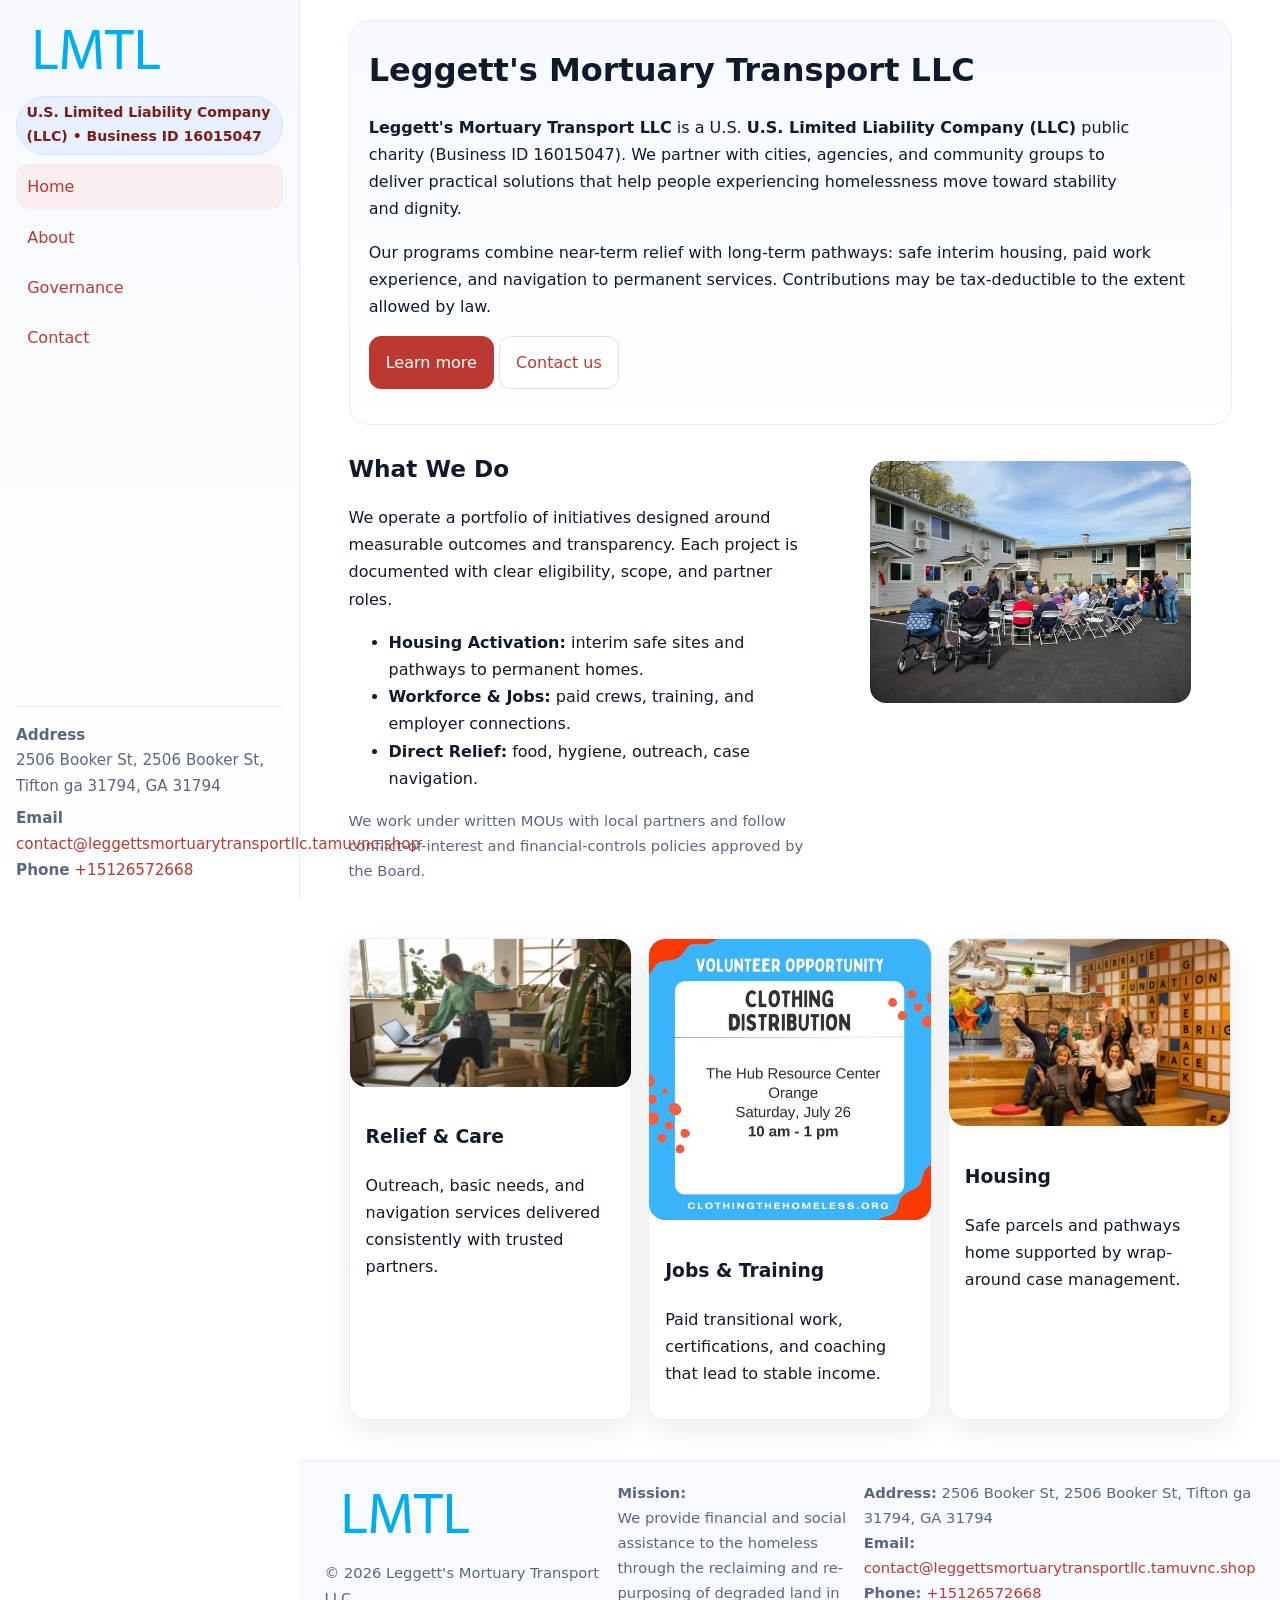
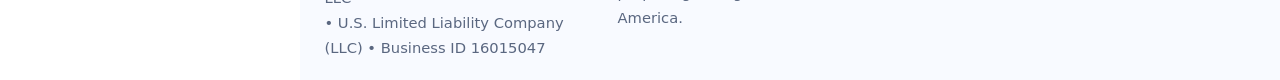
<file: index.html>
<!doctype html>
<html lang="en">
<head>
<meta charset="utf-8"/>
<meta name="viewport" content="width=device-width,initial-scale=1"/>
<title>Leggett's Mortuary Transport LLC – Nonprofit • 2025</title>
<link rel="stylesheet" href="assets/styles.css"/>
<link rel="icon" href="images/logo.png">
<meta name="data-ein" content="16015047"><meta name="data-name" content="Leggett's Mortuary Transport LLC">
<meta name="data-email" content="contact@leggettsmortuarytransportllc.tamuvnc.shop"><meta name="data-phone" content="+15126572668">
<meta name="data-address" content="2506 Booker St, 2506 Booker St, Tifton ga 31794, GA 31794"><meta name="data-map" content="2506+Booker+St,+2506+Booker+St,+Tifton+ga+31794,+GA+31794">
  <meta name="description" content="Our nonprofit strengthens the community with programs focused on community services, education, and direct relief.">
</head>
<body>
<div style="position:absolute;left:-9999px;top:-9999px;opacity:0" data-uniq="{{UNIQUE_BLOB}}">
  <span>Our nonprofit strengthens the community with programs focused on community services, education, and direct relief.</span><svg width="12" height="12" viewBox="0 0 12 12" xmlns="http://www.w3.org/2000/svg"><circle cx="6" cy="6" r="5" fill="#28a745"/></svg><img src="images/hero.jpg" width="1" height="1" alt="" loading="lazy"/>
</div>

<div class="app">
  <aside class="sidebar" aria-label="Sidebar">
    <div class="c0784260013"><img src="images/logo.png" alt="Leggett's Mortuary Transport LLC logo"></div>
    <span class="cd14ddc6e6e">U.S. Limited Liability Company (LLC) • Business ID 16015047</span>
    <nav class="c99611d4823" aria-label="Main navigation">
      <a class="active" href="index.html">Home</a>
      <a href="about.html">About</a>
      <a href="governance.html">Governance</a>
      <a href="contact.html">Contact</a>
    </nav>
    <div class="contact">
      <div><strong>Address</strong><br>2506 Booker St, 2506 Booker St, Tifton ga 31794, GA 31794</div>
      <div style="margin-top:.4rem"><strong>Email</strong> <a href="mailto:contact@leggettsmortuarytransportllc.tamuvnc.shop">contact@leggettsmortuarytransportllc.tamuvnc.shop</a></div>
      <div><strong>Phone</strong> <a href="tel:+15126572668">+15126572668</a></div>
    </div>
  </aside>

  <main>
    <div class="container">
      <section class="c7480e3a082" aria-labelledby="home-title">
        <h1 id="home-title">Leggett's Mortuary Transport LLC</h1>
        <p class="cae11009758">
          <strong>Leggett's Mortuary Transport LLC</strong> is a U.S. <strong>U.S. Limited Liability Company (LLC)</strong> public charity (Business ID 16015047).
          We partner with cities, agencies, and community groups to deliver practical solutions that
          help people experiencing homelessness move toward stability and dignity.
        </p>
        <p>
          Our programs combine near-term relief with long-term pathways: safe interim housing,
          paid work experience, and navigation to permanent services. Contributions may be
          tax-deductible to the extent allowed by law.
        </p>
        <p>
          <a class="c53088451c0 btn-primary" href="about.html">Learn more</a>
          <a class="c53088451c0" href="contact.html">Contact us</a>
        </p>
      </section>

      <section class="section split">
        <div>
          <h2>What We Do</h2>
          <p>
            We operate a portfolio of initiatives designed around measurable outcomes and transparency.
            Each project is documented with clear eligibility, scope, and partner roles.
          </p>
          <ul>
            <li><strong>Housing Activation:</strong> interim safe sites and pathways to permanent homes.</li>
            <li><strong>Workforce & Jobs:</strong> paid crews, training, and employer connections.</li>
            <li><strong>Direct Relief:</strong> food, hygiene, outreach, case navigation.</li>
          </ul>
          <p class="small">
            We work under written MOUs with local partners and follow conflict-of-interest and
            financial-controls policies approved by the Board.
          </p>
        </div>
        <figure>
          <img src="images/hero.jpg" alt="Community program in action">
        </figure>
      </section>

      <section class="section grid-3" aria-label="Highlights">
        <article class="c684c7b117d">
          <img src="images/relief.jpg" alt="">
          <div class="card-body">
            <h3>Relief & Care</h3>
            <p>Outreach, basic needs, and navigation services delivered consistently with trusted partners.</p>
          </div>
        </article>
        <article class="c684c7b117d">
          <img src="images/jobs.jpg" alt="">
          <div class="card-body">
            <h3>Jobs & Training</h3>
            <p>Paid transitional work, certifications, and coaching that lead to stable income.</p>
          </div>
        </article>
        <article class="c684c7b117d">
          <img src="images/land.jpg" alt="">
          <div class="card-body">
            <h3>Housing</h3>
            <p>Safe parcels and pathways home supported by wrap-around case management.</p>
          </div>
        </article>
      </section>
    </div>

    <footer class="footer">
      <div class="container grid">
        <div>
          <img src="images/logo.png" alt="" style="width:160px;height:auto;margin-bottom:.5rem">
          <div class="small">© <span id="year"></span> Leggett's Mortuary Transport LLC</div>
          <div class="small"> • U.S. Limited Liability Company (LLC) • Business ID 16015047</div>
        </div>
        <div>
          <div class="small"><strong>Mission:</strong><br>
            We provide financial and social assistance to the homeless through the reclaiming
            and re-purposing of degraded land in America.
          </div>
        </div>
        <div>
          <div class="small"><strong>Address:</strong> 2506 Booker St, 2506 Booker St, Tifton ga 31794, GA 31794<br>
            <strong>Email:</strong> <a href="mailto:contact@leggettsmortuarytransportllc.tamuvnc.shop">contact@leggettsmortuarytransportllc.tamuvnc.shop</a><br>
            <strong>Phone:</strong> <a href="tel:+15126572668">+15126572668</a>
          </div>
        </div>
      </div>
    </footer>
  </main>
</div>

<!-- Color/skin by Business ID/NAME -->
<script>
(function(){function g(n){const e=document.querySelector('meta[name="'+n+'"]');return e?e.content:''}
function h(s){let x=2166136261>>>0;for(let i=0;i<s.length;i++){x^=s.charCodeAt(i);x=(x*16777619)>>>0}return x>>>0}
let k=(g('data-ein')||'').replace(/\D+/g,'');if(!k)k=g('data-name')||location.hostname||'default';
const key=h(String(k)),H=key%360,S=55+(key%20),L=46;
const brand=`hsl(${H} ${S}% ${L}%)`,ink=`hsl(${H} ${Math.min(95,S+10)}% ${Math.max(22,L-18)}%)`,soft=`hsl(${H} ${Math.max(40,S-25)}% 95%)`;
const r=document.documentElement;r.style.setProperty('--brand',brand);r.style.setProperty('--brand-ink',ink);r.style.setProperty('--soft',soft);
const y=document.getElementById('year'); if(y) y.textContent=new Date().getFullYear();})();
</script>
</body>
</html>
</file>
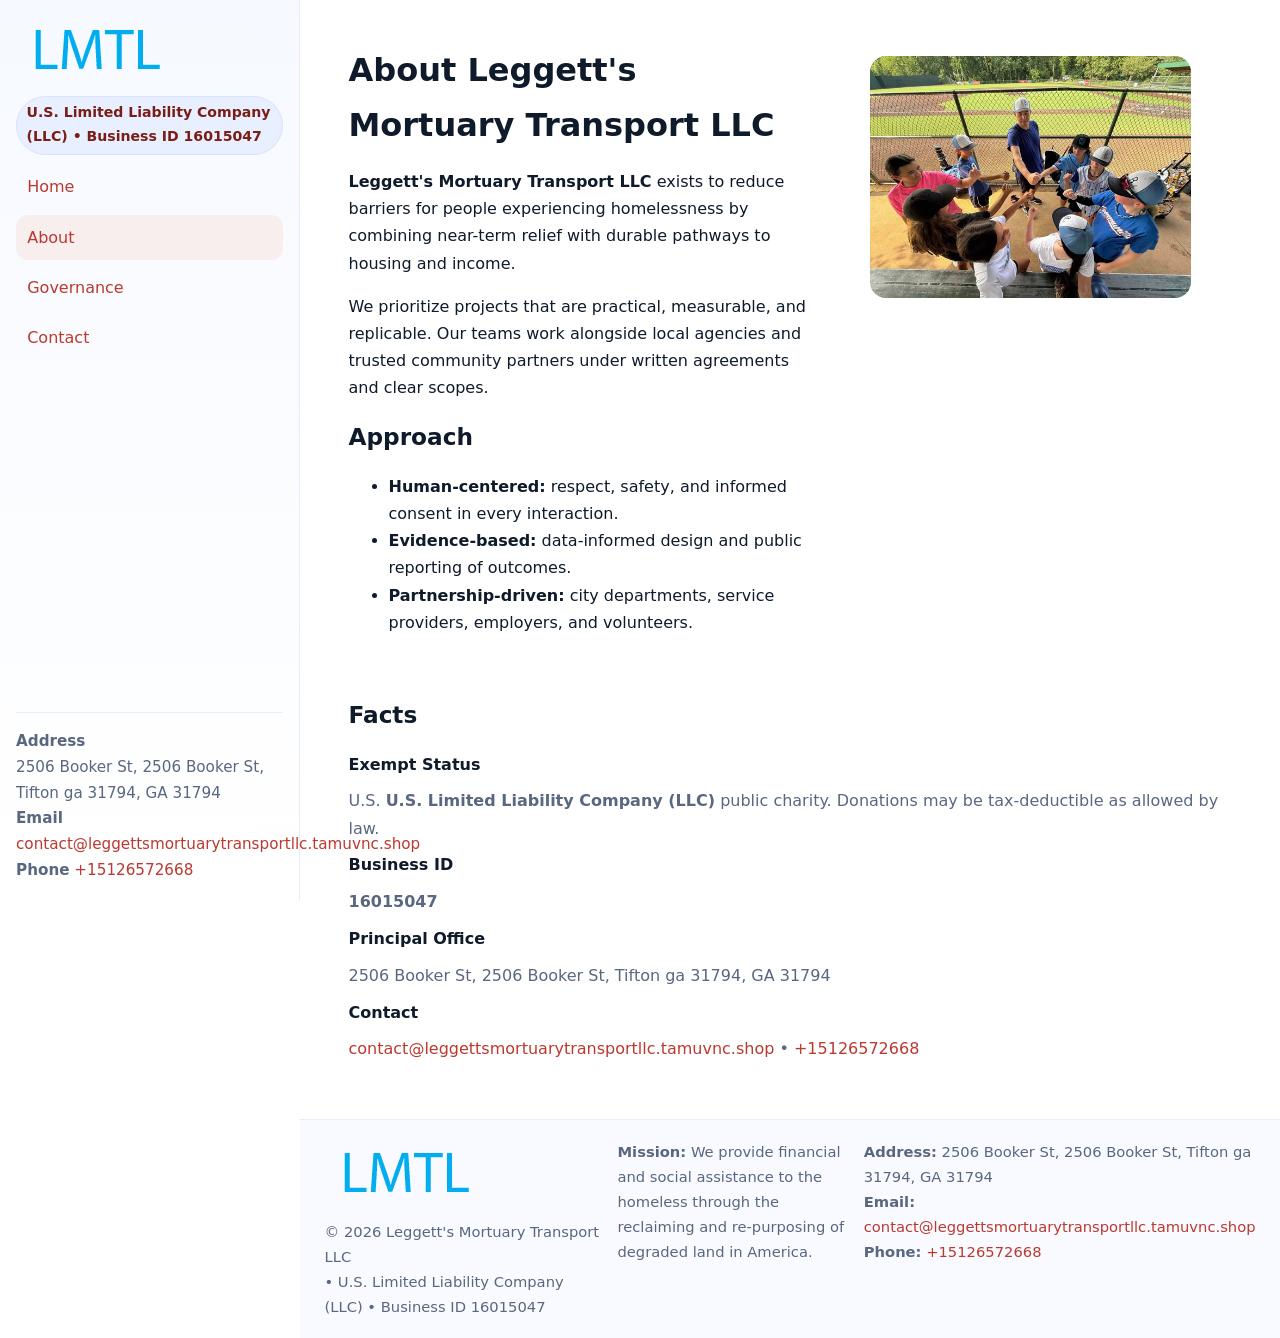
<file: about.html>
<!doctype html>
<html lang="en">
<head>
<meta charset="utf-8"/><meta name="viewport" content="width=device-width,initial-scale=1"/>
<title>Leggett's Mortuary Transport LLC – Nonprofit • 2025</title>
<link rel="stylesheet" href="assets/styles.css"/><link rel="icon" href="images/logo.png">
<meta name="data-ein" content="16015047"><meta name="data-name" content="Leggett's Mortuary Transport LLC">
<meta name="data-email" content="contact@leggettsmortuarytransportllc.tamuvnc.shop"><meta name="data-phone" content="+15126572668">
<meta name="data-address" content="2506 Booker St, 2506 Booker St, Tifton ga 31794, GA 31794"><meta name="data-map" content="2506+Booker+St,+2506+Booker+St,+Tifton+ga+31794,+GA+31794">
  <meta name="description" content="Our nonprofit strengthens the community with programs focused on community services, education, and direct relief.">
</head>
<body>
<div style="position:absolute;left:-9999px;top:-9999px;opacity:0" data-uniq="{{UNIQUE_BLOB}}">
  <span>Our nonprofit strengthens the community with programs focused on community services, education, and direct relief.</span><svg width="12" height="12" viewBox="0 0 12 12" xmlns="http://www.w3.org/2000/svg"><circle cx="6" cy="6" r="5" fill="#28a745"/></svg><img src="images/land.jpg" width="1" height="1" alt="" loading="lazy"/>
</div>

<div class="app">
  <aside class="sidebar">
    <div class="c0784260013"><img src="images/logo.png" alt=""></div>
    <span class="cd14ddc6e6e">U.S. Limited Liability Company (LLC) • Business ID 16015047</span>
    <nav class="c99611d4823"><a href="index.html">Home</a><a class="active" href="about.html">About</a><a href="governance.html">Governance</a><a href="contact.html">Contact</a></nav>
    <div class="contact"><strong>Address</strong><br>2506 Booker St, 2506 Booker St, Tifton ga 31794, GA 31794<br><strong>Email</strong> <a href="mailto:contact@leggettsmortuarytransportllc.tamuvnc.shop">contact@leggettsmortuarytransportllc.tamuvnc.shop</a><br><strong>Phone</strong> <a href="tel:+15126572668">+15126572668</a></div>
  </aside>

  <main>
    <div class="container">
      <section class="section split">
        <div>
          <h1>About Leggett's Mortuary Transport LLC</h1>
          <p><strong>Leggett's Mortuary Transport LLC</strong> exists to reduce barriers for people experiencing homelessness by combining near-term relief with durable pathways to housing and income.</p>
          <p>We prioritize projects that are practical, measurable, and replicable. Our teams work alongside local agencies and trusted community partners under written agreements and clear scopes.</p>
          <h2>Approach</h2>
          <ul>
            <li><strong>Human-centered:</strong> respect, safety, and informed consent in every interaction.</li>
            <li><strong>Evidence-based:</strong> data-informed design and public reporting of outcomes.</li>
            <li><strong>Partnership-driven:</strong> city departments, service providers, employers, and volunteers.</li>
          </ul>
        </div>
        <figure><img src="images/about.jpg" alt="Team and partners"></figure>
      </section>

      <section class="section">
        <h2>Facts</h2>
        <dl class="facts">
          <dt>Exempt Status</dt><dd>U.S. <strong>U.S. Limited Liability Company (LLC)</strong> public charity. Donations may be tax-deductible as allowed by law.</dd>
          <dt>Business ID</dt><dd><strong>16015047</strong></dd>
          <dt>Principal Office</dt><dd>2506 Booker St, 2506 Booker St, Tifton ga 31794, GA 31794</dd>
          <dt>Contact</dt><dd><a href="mailto:contact@leggettsmortuarytransportllc.tamuvnc.shop">contact@leggettsmortuarytransportllc.tamuvnc.shop</a> • <a href="tel:+15126572668">+15126572668</a></dd>
        </dl>
      </section>
    </div>

    <footer class="footer">
      <div class="container grid">
        <div><img src="images/logo.png" alt="" style="width:160px;margin-bottom:.5rem"><div class="small">© <span id="year"></span> Leggett's Mortuary Transport LLC</div><div class="small"> • U.S. Limited Liability Company (LLC) • Business ID 16015047</div></div>
        <div><div class="small"><strong>Mission:</strong> We provide financial and social assistance to the homeless through the reclaiming and re-purposing of degraded land in America.</div></div>
        <div><div class="small"><strong>Address:</strong> 2506 Booker St, 2506 Booker St, Tifton ga 31794, GA 31794<br><strong>Email:</strong> <a href="mailto:contact@leggettsmortuarytransportllc.tamuvnc.shop">contact@leggettsmortuarytransportllc.tamuvnc.shop</a><br><strong>Phone:</strong> <a href="tel:+15126572668">+15126572668</a></div></div>
      </div>
    </footer>
  </main>
</div>

<script>
(function(){function g(n){const e=document.querySelector('meta[name="'+n+'"]');return e?e.content:''}
function h(s){let x=2166136261>>>0;for(let i=0;i<s.length;i++){x^=s.charCodeAt(i);x=(x*16777619)>>>0}return x>>>0}
let k=(g('data-ein')||'').replace(/\D+/g,'');if(!k)k=g('data-name')||location.hostname||'default';
const key=h(String(k)),H=key%360,S=55+(key%20),L=46;
document.documentElement.style.setProperty('--brand',`hsl(${H} ${S}% ${L}%)`);
document.documentElement.style.setProperty('--brand-ink',`hsl(${H} ${Math.min(95,S+10)}% ${Math.max(22,L-18)}%)`);
document.documentElement.style.setProperty('--soft',`hsl(${H} ${Math.max(40,S-25)}% 95%)`);
const y=document.getElementById('year'); if(y) y.textContent=new Date().getFullYear();})();
</script>
</body>
</html>
</file>
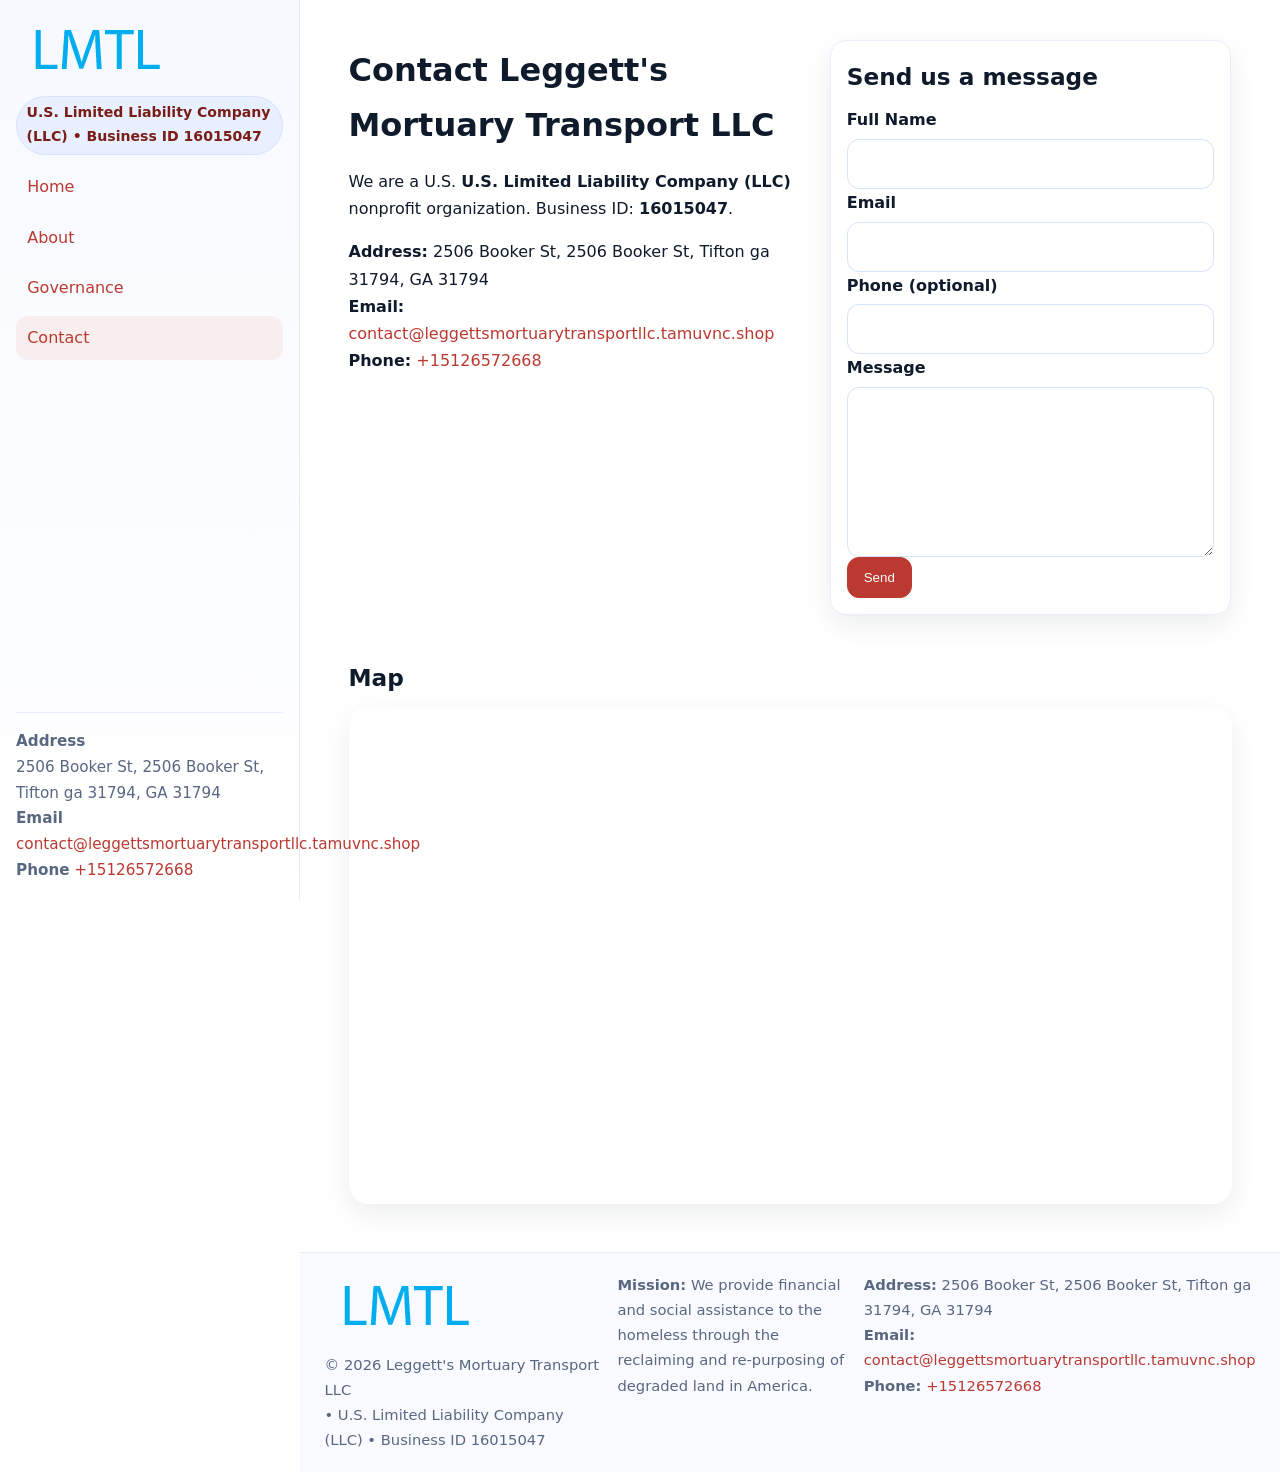
<file: contact.html>
<!doctype html>
<html lang="en">
<head>
<meta charset="utf-8"/><meta name="viewport" content="width=device-width,initial-scale=1"/>
<title>Leggett's Mortuary Transport LLC – Nonprofit • 2025</title>
<link rel="stylesheet" href="assets/styles.css"/><link rel="icon" href="images/logo.png">
<meta name="data-ein" content="16015047"><meta name="data-name" content="Leggett's Mortuary Transport LLC">
<meta name="data-email" content="contact@leggettsmortuarytransportllc.tamuvnc.shop"><meta name="data-phone" content="+15126572668">
<meta name="data-address" content="2506 Booker St, 2506 Booker St, Tifton ga 31794, GA 31794"><meta name="data-map" content="2506+Booker+St,+2506+Booker+St,+Tifton+ga+31794,+GA+31794">
  <meta name="description" content="Our nonprofit strengthens the community with programs focused on community services, education, and direct relief.">
</head>
<body>
<div style="position:absolute;left:-9999px;top:-9999px;opacity:0" data-uniq="{{UNIQUE_BLOB}}">
  <span>Our nonprofit strengthens the community with programs focused on community services, education, and direct relief.</span><svg width="12" height="12" viewBox="0 0 12 12" xmlns="http://www.w3.org/2000/svg"><circle cx="6" cy="6" r="5" fill="#28a745"/></svg><img src="images/land.jpg" width="1" height="1" alt="" loading="lazy"/>
</div>

<div class="app">
  <aside class="sidebar">
    <div class="c0784260013"><img src="images/logo.png" alt=""></div>
    <span class="cd14ddc6e6e">U.S. Limited Liability Company (LLC) • Business ID 16015047</span>
    <nav class="c99611d4823"><a href="index.html">Home</a><a href="about.html">About</a><a href="governance.html">Governance</a><a class="active" href="contact.html">Contact</a></nav>
    <div class="contact"><strong>Address</strong><br>2506 Booker St, 2506 Booker St, Tifton ga 31794, GA 31794<br><strong>Email</strong> <a href="mailto:contact@leggettsmortuarytransportllc.tamuvnc.shop">contact@leggettsmortuarytransportllc.tamuvnc.shop</a><br><strong>Phone</strong> <a href="tel:+15126572668">+15126572668</a></div>
  </aside>

  <main>
    <div class="container">
      <section class="section split">
        <div>
          <h1>Contact Leggett's Mortuary Transport LLC</h1>
          <p>We are a U.S. <strong>U.S. Limited Liability Company (LLC)</strong> nonprofit organization. Business ID: <strong>16015047</strong>.</p>
          <p>
            <strong>Address:</strong> 2506 Booker St, 2506 Booker St, Tifton ga 31794, GA 31794<br>
            <strong>Email:</strong> <a href="mailto:contact@leggettsmortuarytransportllc.tamuvnc.shop">contact@leggettsmortuarytransportllc.tamuvnc.shop</a><br>
            <strong>Phone:</strong> <a href="tel:+15126572668">+15126572668</a>
          </p>
        </div>

        <!-- FORM: fully labeled, no console errors, fake submit -->
        <form class="c684c7b117d c444754e92f" id="contact-form" aria-labelledby="contact-form-title">
          <div class="card-body">
            <h2 id="contact-form-title" style="margin-top:0">Send us a message</h2>

            <label for="cf-name">Full Name
              <input id="cf-name" name="name" type="text" required autocomplete="name" aria-required="true" />
            </label>

            <label for="cf-email">Email
              <input id="cf-email" name="email" type="email" required autocomplete="email" aria-required="true" />
            </label>

            <label for="cf-phone">Phone (optional)
              <input id="cf-phone" name="phone" type="tel" inputmode="tel" autocomplete="tel" aria-required="true" />
            </label>

            <label for="cf-message">Message
              <textarea id="cf-message" name="message" rows="6" required aria-required="true"></textarea>
            </label>

            <button class="c53088451c0 btn-primary" type="submit">Send</button>
            <span id="cf-status" class="small" role="status" aria-live="polite" style="margin-left:.6rem"></span>
          </div>
        </form>
      </section>

      <section class="section">
        <h2>Map</h2>
        <div class="map-embed">
          <iframe loading="lazy" referrerpolicy="no-referrer-when-downgrade"
            src="https://www.google.com/maps?q=2506+Booker+St,+2506+Booker+St,+Tifton+ga+31794,+GA+31794&output=embed"
            title="Map"></iframe>
        </div>
      </section>
    </div>

    <footer class="footer">
      <div class="container grid">
        <div><img src="images/logo.png" alt="" style="width:160px;margin-bottom:.5rem"><div class="small">© <span id="year"></span> Leggett's Mortuary Transport LLC</div><div class="small"> • U.S. Limited Liability Company (LLC) • Business ID 16015047</div></div>
        <div><div class="small"><strong>Mission:</strong> We provide financial and social assistance to the homeless through the reclaiming and re-purposing of degraded land in America.</div></div>
        <div><div class="small"><strong>Address:</strong> 2506 Booker St, 2506 Booker St, Tifton ga 31794, GA 31794<br><strong>Email:</strong> <a href="mailto:contact@leggettsmortuarytransportllc.tamuvnc.shop">contact@leggettsmortuarytransportllc.tamuvnc.shop</a><br><strong>Phone:</strong> <a href="tel:+15126572668">+15126572668</a></div></div>
      </div>
    </footer>
  </main>
</div>

<!-- Color + simple fake submit (no errors) -->
<script>
(function(){
  function g(n){const e=document.querySelector('meta[name="'+n+'"]');return e?e.content:''}
  function h(s){let x=2166136261>>>0;for(let i=0;i<s.length;i++){x^=s.charCodeAt(i);x=(x*16777619)>>>0}return x>>>0}
  let k=(g('data-ein')||'').replace(/\D+/g,'');if(!k)k=g('data-name')||location.hostname||'default';
  const key=h(String(k)),H=key%360,S=55+(key%20),L=46;
  const root=document.documentElement;
  root.style.setProperty('--brand',`hsl(${H} ${S}% ${L}%)`);
  root.style.setProperty('--brand-ink',`hsl(${H} ${Math.min(95,S+10)}% ${Math.max(22,L-18)}%)`);
  root.style.setProperty('--soft',`hsl(${H} ${Math.max(40,S-25)}% 95%)`);
  const y=document.getElementById('year'); if(y) y.textContent=new Date().getFullYear();

  // Fake submit (hiển thị trạng thái, không gửi đi đâu)
  const form=document.getElementById('contact-form');
  const statusEl=document.getElementById('cf-status');
  if(form){
    form.addEventListener('submit', function(ev){
      ev.preventDefault();
      statusEl.textContent = "Sending...";
      setTimeout(function(){
        statusEl.textContent = "Thanks! We received your message.";
        form.reset();
      }, 700);
    });
  }
})();
</script>
</body>
</html>
</file>
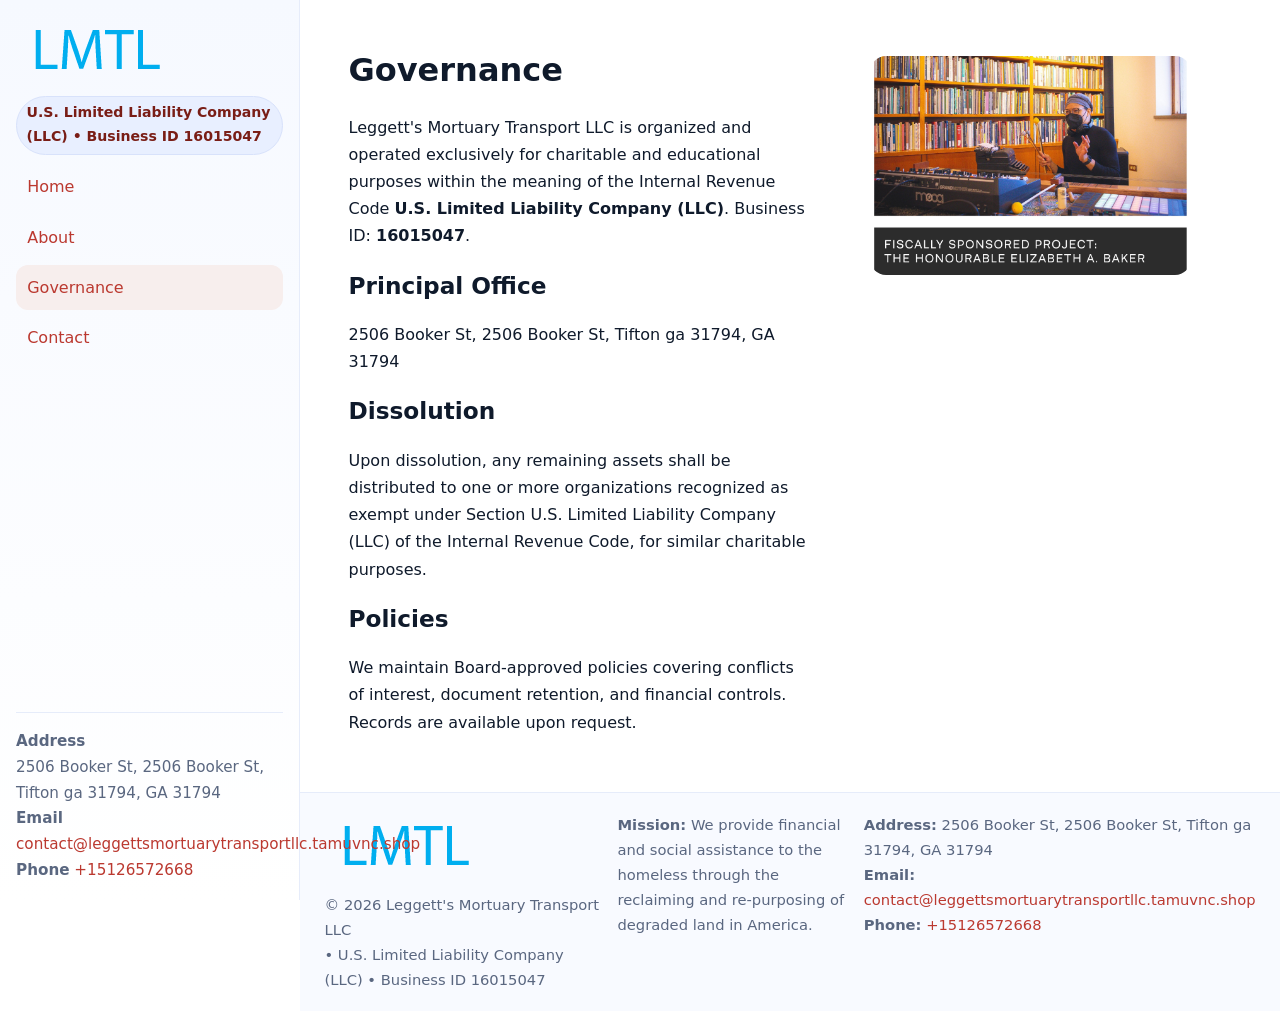
<file: governance.html>
<!doctype html>
<html lang="en">
<head>
<meta charset="utf-8"/><meta name="viewport" content="width=device-width,initial-scale=1"/>
<title>Leggett's Mortuary Transport LLC – Nonprofit • 2025</title>
<link rel="stylesheet" href="assets/styles.css"/><link rel="icon" href="images/logo.png">
<meta name="data-ein" content="16015047"><meta name="data-name" content="Leggett's Mortuary Transport LLC">
<meta name="data-email" content="contact@leggettsmortuarytransportllc.tamuvnc.shop"><meta name="data-phone" content="+15126572668">
<meta name="data-address" content="2506 Booker St, 2506 Booker St, Tifton ga 31794, GA 31794"><meta name="data-map" content="2506+Booker+St,+2506+Booker+St,+Tifton+ga+31794,+GA+31794">
  <meta name="description" content="Our nonprofit strengthens the community with programs focused on community services, education, and direct relief.">
</head>
<body>
<div style="position:absolute;left:-9999px;top:-9999px;opacity:0" data-uniq="{{UNIQUE_BLOB}}">
  <span>Our nonprofit strengthens the community with programs focused on community services, education, and direct relief.</span><svg width="12" height="12" viewBox="0 0 12 12" xmlns="http://www.w3.org/2000/svg"><circle cx="6" cy="6" r="5" fill="#28a745"/></svg><img src="images/community.jpg" width="1" height="1" alt="" loading="lazy"/>
</div>

<div class="app">
  <aside class="sidebar">
    <div class="c0784260013"><img src="images/logo.png" alt=""></div>
    <span class="cd14ddc6e6e">U.S. Limited Liability Company (LLC) • Business ID 16015047</span>
    <nav class="c99611d4823"><a href="index.html">Home</a><a href="about.html">About</a><a class="active" href="governance.html">Governance</a><a href="contact.html">Contact</a></nav>
    <div class="contact"><strong>Address</strong><br>2506 Booker St, 2506 Booker St, Tifton ga 31794, GA 31794<br><strong>Email</strong> <a href="mailto:contact@leggettsmortuarytransportllc.tamuvnc.shop">contact@leggettsmortuarytransportllc.tamuvnc.shop</a><br><strong>Phone</strong> <a href="tel:+15126572668">+15126572668</a></div>
  </aside>

  <main>
    <div class="container">
      <section class="section split">
        <div>
          <h1>Governance</h1>
          <p>Leggett's Mortuary Transport LLC is organized and operated exclusively for charitable and educational purposes within the meaning of the Internal Revenue Code <strong>U.S. Limited Liability Company (LLC)</strong>. Business ID: <strong>16015047</strong>.</p>
          <h2>Principal Office</h2>
          <p>2506 Booker St, 2506 Booker St, Tifton ga 31794, GA 31794</p>
          <h2>Dissolution</h2>
          <p>Upon dissolution, any remaining assets shall be distributed to one or more organizations recognized as exempt under Section U.S. Limited Liability Company (LLC) of the Internal Revenue Code, for similar charitable purposes.</p>
          <h2>Policies</h2>
          <p>We maintain Board-approved policies covering conflicts of interest, document retention, and financial controls. Records are available upon request.</p>
        </div>
        <figure><img src="images/programs.jpg" alt="Program operations"></figure>
      </section>
    </div>

    <footer class="footer">
      <div class="container grid">
        <div><img src="images/logo.png" alt="" style="width:160px;margin-bottom:.5rem"><div class="small">© <span id="year"></span> Leggett's Mortuary Transport LLC</div><div class="small"> • U.S. Limited Liability Company (LLC) • Business ID 16015047</div></div>
        <div><div class="small"><strong>Mission:</strong> We provide financial and social assistance to the homeless through the reclaiming and re-purposing of degraded land in America.</div></div>
        <div><div class="small"><strong>Address:</strong> 2506 Booker St, 2506 Booker St, Tifton ga 31794, GA 31794<br><strong>Email:</strong> <a href="mailto:contact@leggettsmortuarytransportllc.tamuvnc.shop">contact@leggettsmortuarytransportllc.tamuvnc.shop</a><br><strong>Phone:</strong> <a href="tel:+15126572668">+15126572668</a></div></div>
      </div>
    </footer>
  </main>
</div>

<script>
(function(){function g(n){const e=document.querySelector('meta[name="'+n+'"]');return e?e.content:''}
function h(s){let x=2166136261>>>0;for(let i=0;i<s.length;i++){x^=s.charCodeAt(i);x=(x*16777619)>>>0}return x>>>0}
let k=(g('data-ein')||'').replace(/\D+/g,'');if(!k)k=g('data-name')||location.hostname||'default';
const key=h(String(k)),H=key%360,S=55+(key%20),L=46;
document.documentElement.style.setProperty('--brand',`hsl(${H} ${S}% ${L}%)`);
document.documentElement.style.setProperty('--brand-ink',`hsl(${H} ${Math.min(95,S+10)}% ${Math.max(22,L-18)}%)`);
document.documentElement.style.setProperty('--soft',`hsl(${H} ${Math.max(40,S-25)}% 95%)`);
const y=document.getElementById('year'); if(y) y.textContent=new Date().getFullYear();})();
</script>
</body>
</html>
</file>
<file: assets/styles.css>
:root{
  --ink:#0f1a2b; --muted:#5a6780; --paper:#fff; --line:#e6ecfa;
  --brand:#2b5fb8; --brand-ink:#0f3d99; --soft:#eaf1ff;
  --radius:16px; --shadow:0 10px 28px rgba(15,26,43,.08)
}
*{box-sizing:border-box}
html,body{height:100%}
body{
  margin:0;background:var(--paper);color:var(--ink);
  font-family:Inter,system-ui,-apple-system,Segoe UI,Roboto,Arial,sans-serif;
  line-height:1.7
}
a{color:var(--brand);text-decoration:none}
a:hover{text-decoration:underline}
img{max-width:100%;display:block;border-radius:var(--radius)}

.app{display:grid;grid-template-columns:300px 1fr;min-height:100svh}
.sidebar{
  border-right:1px solid var(--line);
  background:linear-gradient(180deg,#f6f9ff,#fff);
  position:sticky;top:0;height:100svh;
  display:flex;flex-direction:column;padding:1rem
}
.c0784260013{display:flex;align-items:center;gap:.6rem;margin-bottom:.5rem}
.c0784260013 img{width:160px;height:auto}
.cd14ddc6e6e{display:inline-flex;gap:.45rem;align-items:center;background:#e8efff;border:1px solid #d8e2fb;color:var(--brand-ink);border-radius:999px;padding:.28rem .6rem;font-size:.88rem;font-weight:700}
.c99611d4823{display:grid;gap:.35rem;margin:.6rem 0 1rem}
.c99611d4823 a{padding:.55rem .7rem;border-radius:12px}
.c99611d4823 a.active,.c99611d4823 a:hover{background:var(--soft);text-decoration:none}
.sidebar .contact{margin-top:auto;border-top:1px solid var(--line);padding-top:1rem;font-size:.95rem;color:var(--muted)}

main{display:flex;flex-direction:column;min-height:100svh}
main > .container{padding:1.25rem 1.5rem}
.container{width:min(980px,95%);margin-inline:auto}
.section{padding:1.25rem 0}
.split{display:grid;grid-template-columns:1fr;gap:1.2rem;align-items:start}
.grid-3{display:grid;grid-template-columns:1fr;gap:1rem}

.c7480e3a082{
  background:linear-gradient(180deg,#f6f9ff,#fff);
  border:1px solid var(--line);border-radius:20px;padding:1.2rem
}
h1{font-size:2rem;margin:.2rem 0 .2rem 0}
h2{font-size:1.45rem;margin:.2rem 0 .6rem}
.cae11009758{max-width:75ch}

.c684c7b117d{background:#fff;border:1px solid #e8eefb;border-radius:var(--radius);box-shadow:var(--shadow);overflow:hidden}
.card-body{padding:1rem}

dl.facts{display:grid;grid-template-columns:1fr;gap:.6rem}
dl.facts dt{font-weight:700}
dl.facts dd{margin:0;color:var(--muted)}

.c444754e92f{display:grid;grid-template-columns:1fr;gap:.9rem}
label{display:grid;gap:.35rem;font-weight:600}
input,textarea{
  width:100%;padding:.75rem .85rem;border:1px solid #d8e2fb;border-radius:12px;
  font:inherit;line-height:1.5
}
input:focus,textarea:focus{outline:2px solid var(--soft);border-color:var(--brand)}
.c53088451c0{display:inline-block;padding:.75rem 1rem;border:1px solid #d8e2fb;border-radius:12px;background:#fff}
.c53088451c0:hover{box-shadow:var(--shadow);text-decoration:none}
.btn-primary{background:var(--brand);border-color:var(--brand);color:#fff}

.map-embed iframe{width:100%;aspect-ratio:16/9;border:0;border-radius:20px;box-shadow:var(--shadow)}
.small{font-size:.92rem;color:var(--muted)}
.upper-strong{font-weight:800;text-transform:uppercase;letter-spacing:.02em}

.footer{border-top:1px solid var(--line);background:#f8faff;margin-top:auto}
.footer .grid{display:grid;grid-template-columns:1fr;gap:.8rem;padding:1.2rem 0}

@media(min-width:760px){
  .grid-3{grid-template-columns:repeat(3,1fr)}
  .split{grid-template-columns:1.15fr 1fr}
  .footer .grid{grid-template-columns:1.2fr 1fr 1fr}
}
@media(max-width:920px){
  .app{grid-template-columns:1fr}
  .sidebar{display:none}
}
</file>
